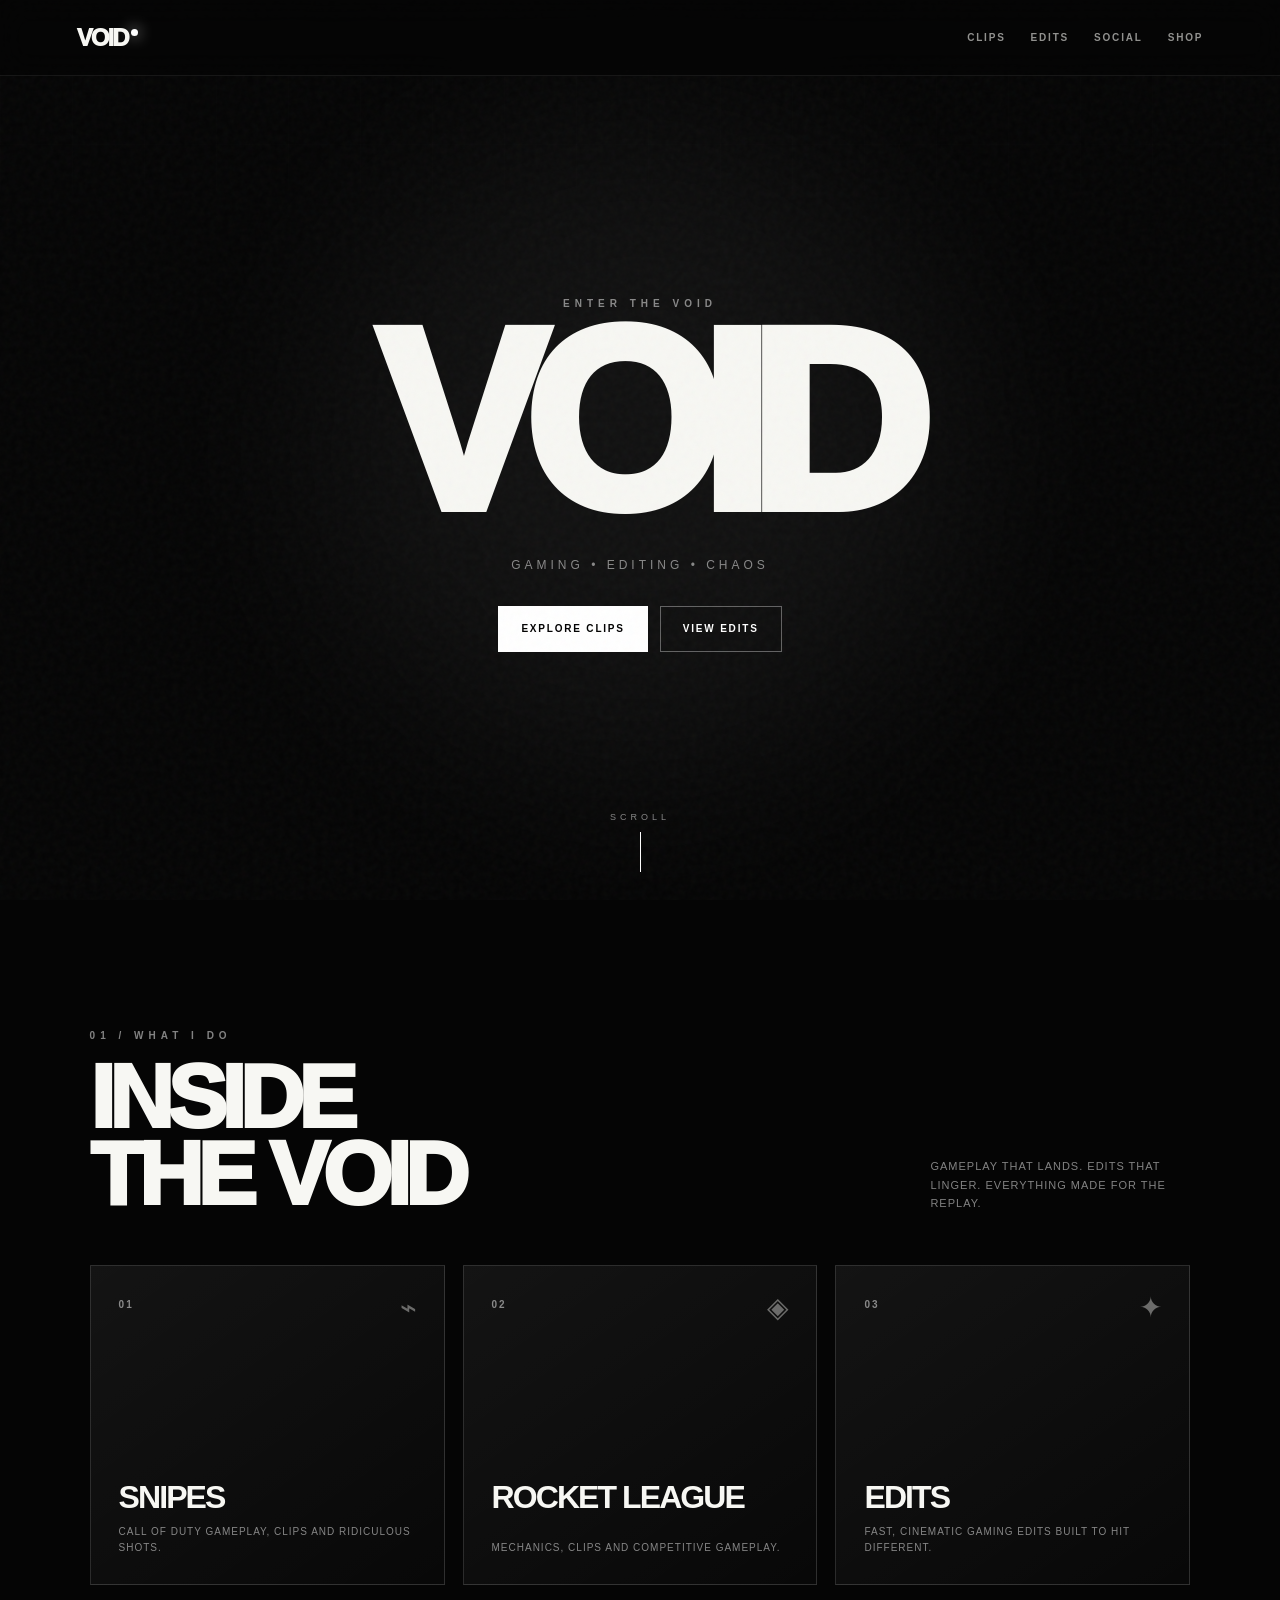
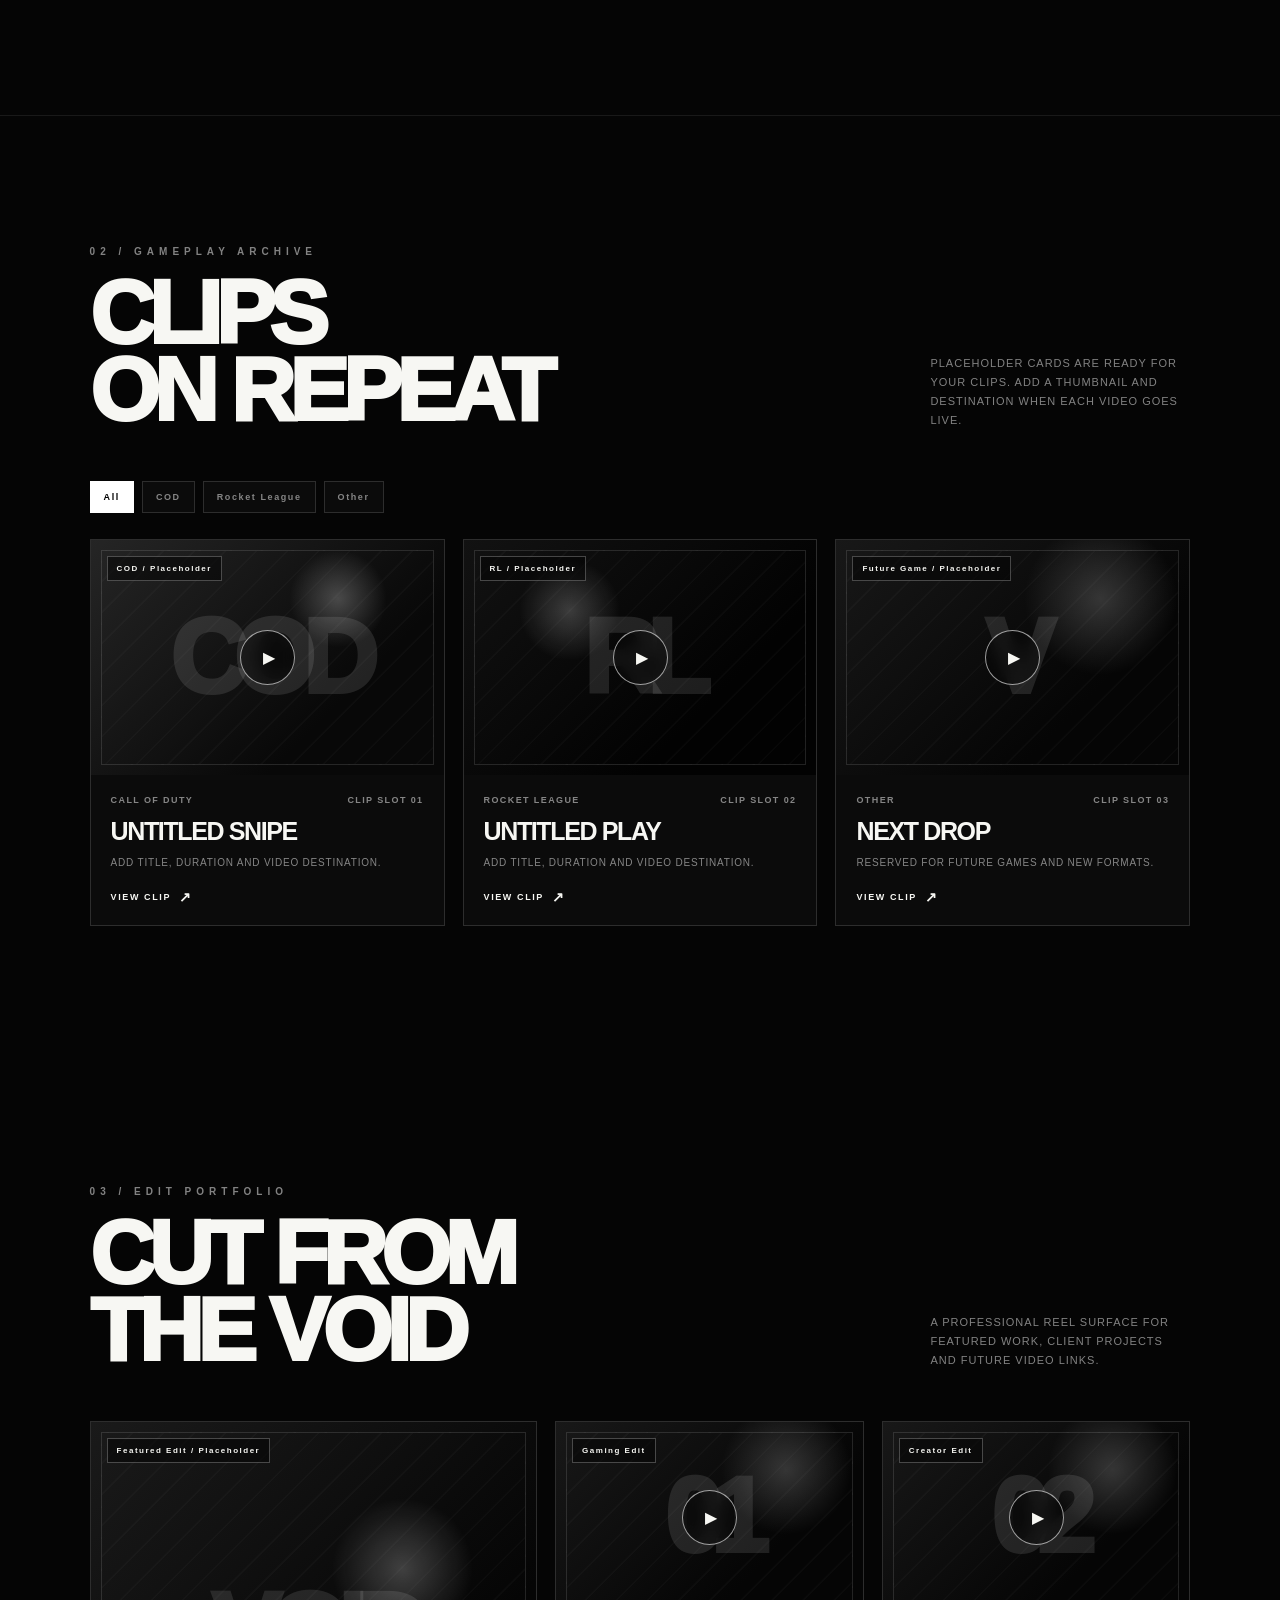
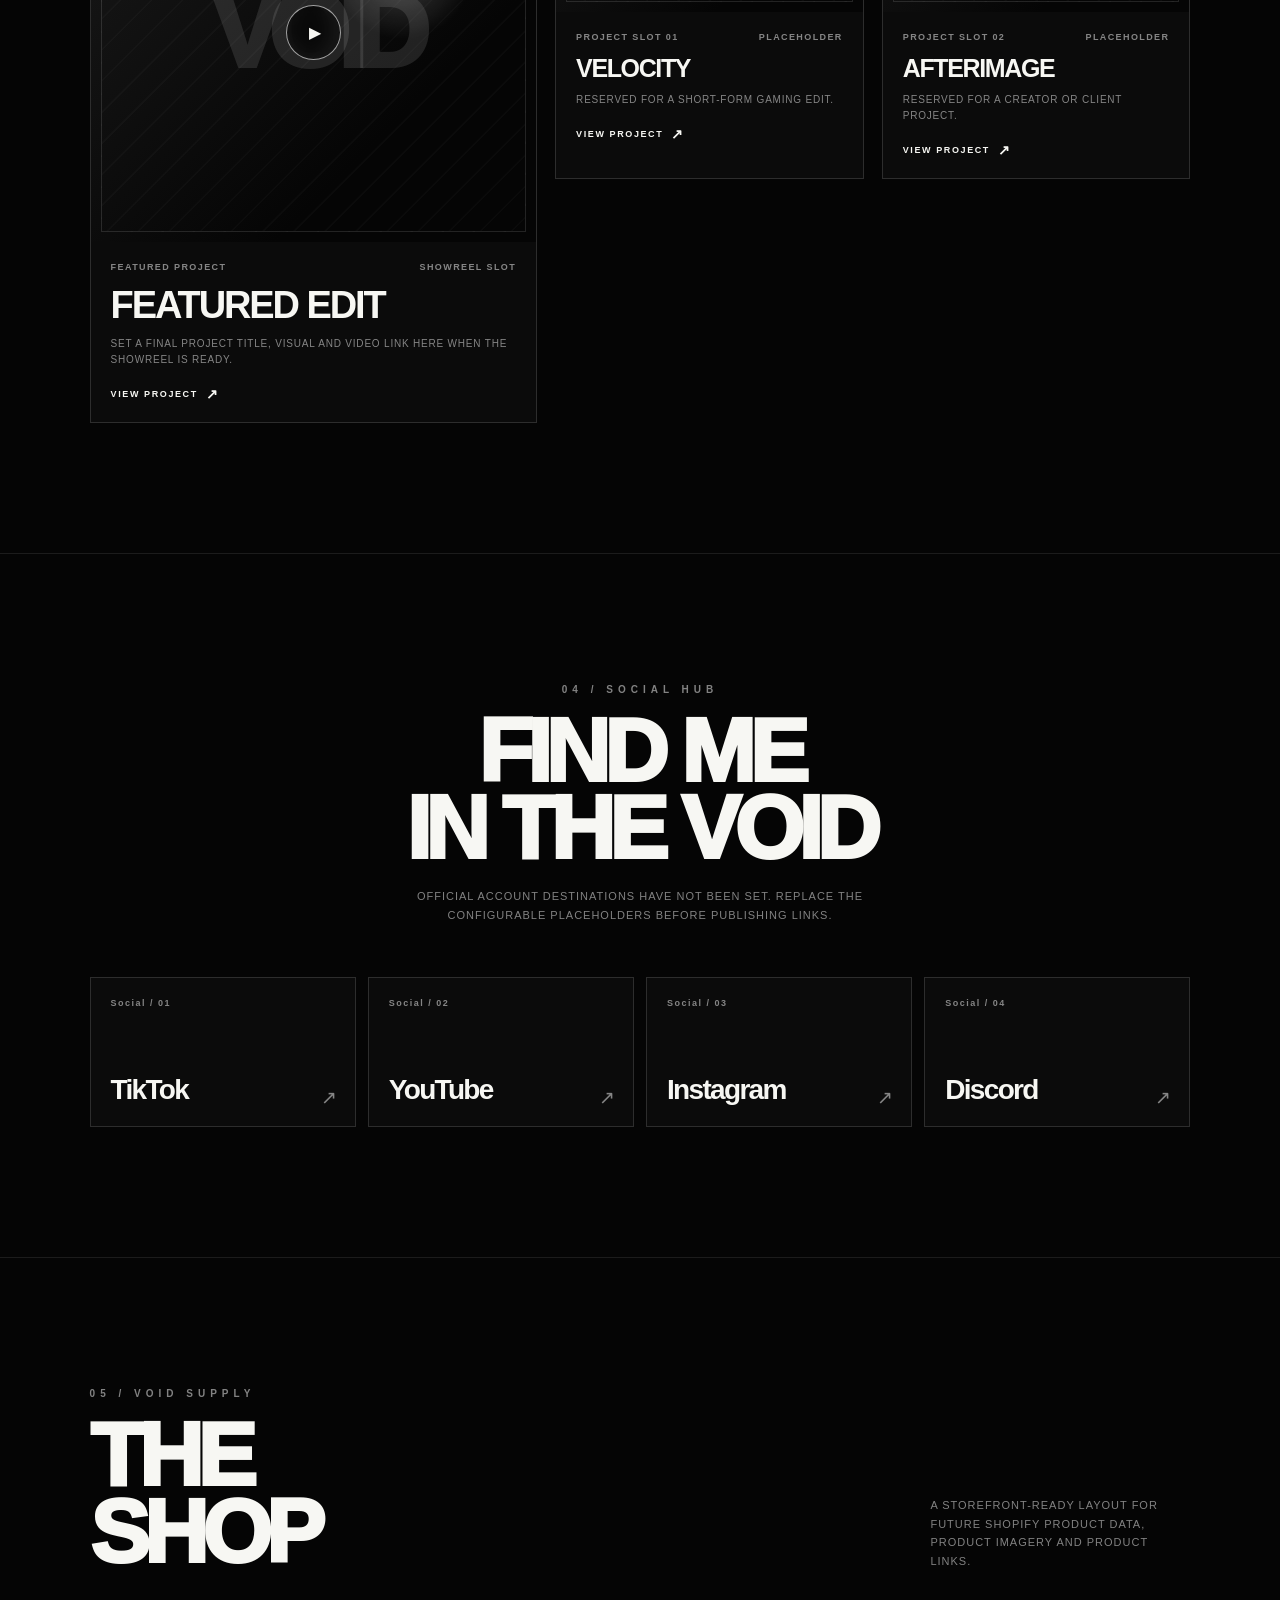
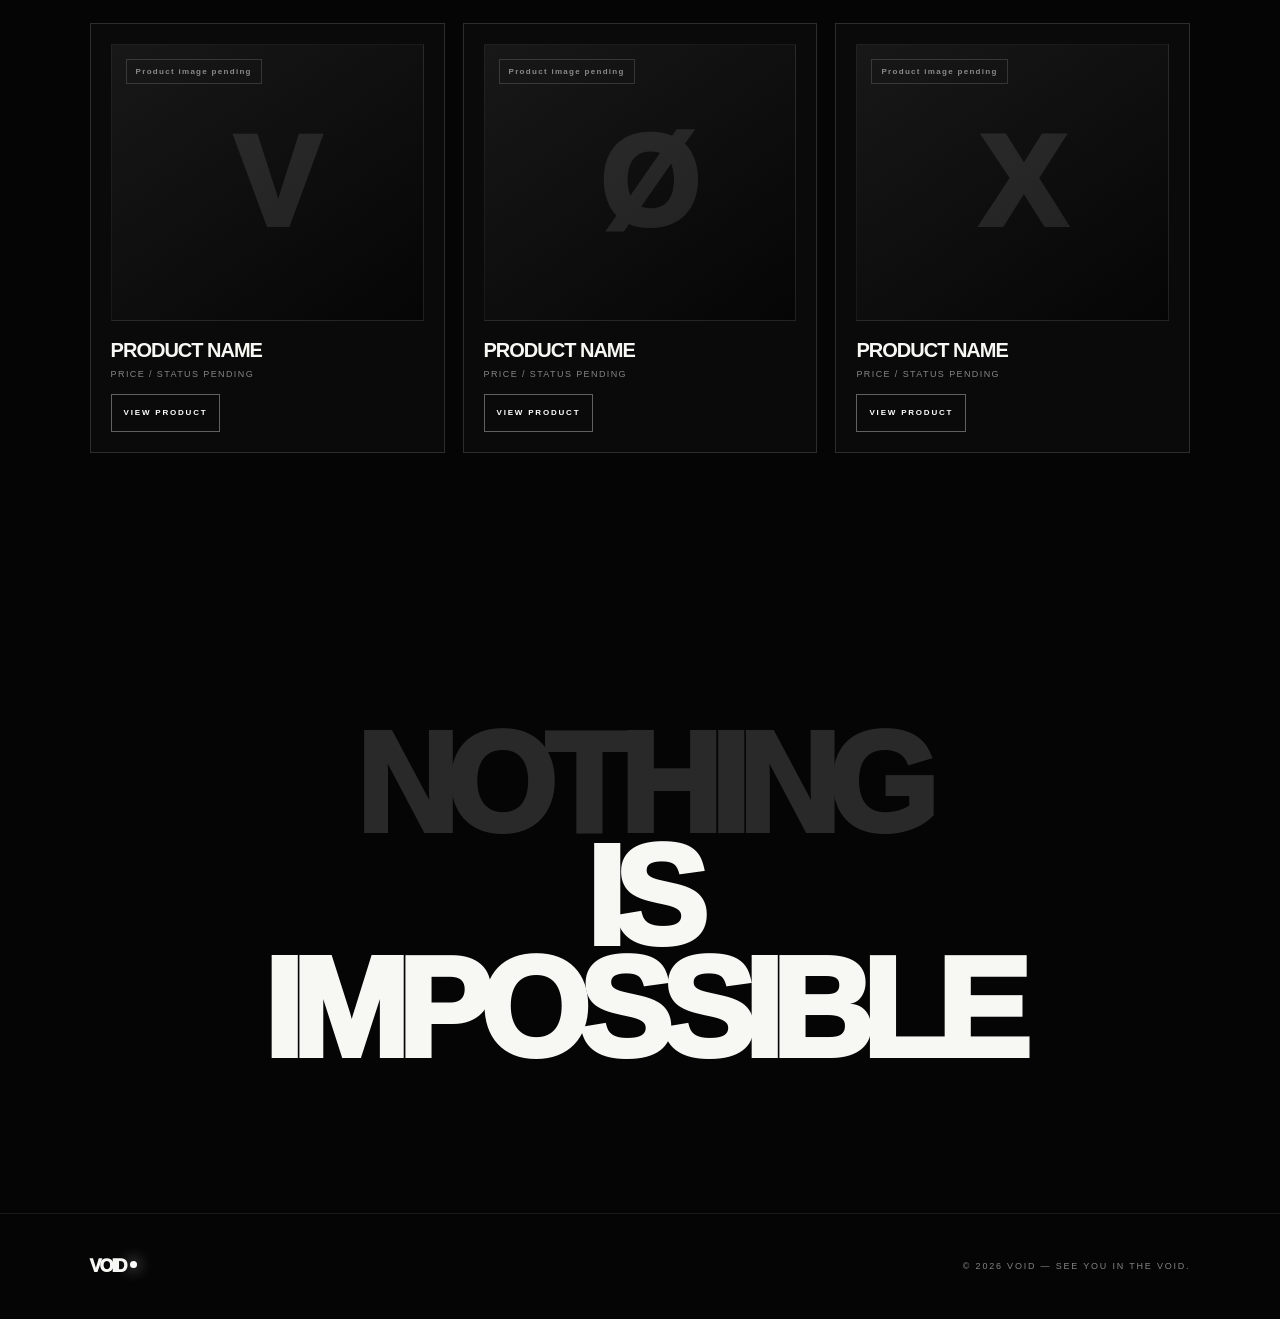
<file: index.html>
<!doctype html>
<html lang="en">
  <head>
    <meta charset="UTF-8" />
    <meta name="viewport" content="width=device-width, initial-scale=1.0" />
    <meta name="theme-color" content="#050505" />
    <meta
      name="description"
      content="VOID — gaming clips, cinematic edits and everything beyond the screen."
    />
    <title>VOID — Enter the Void</title>
    <style>
      :root {
        --ink: #050505;
        --paper: #f7f7f3;
        --line: rgba(255, 255, 255, 0.14);
        --muted: rgba(255, 255, 255, 0.5);
        --ease: cubic-bezier(0.16, 1, 0.3, 1);
      }
      * {
        box-sizing: border-box;
        margin: 0;
        padding: 0;
      }
      html {
        scroll-behavior: smooth;
        background: var(--ink);
      }
      body {
        min-width: 320px;
        overflow-x: hidden;
        background: var(--ink);
        color: var(--paper);
        font-family: Arial, Helvetica, sans-serif;
      }
      a {
        color: inherit;
        text-decoration: none;
      }
      button {
        font: inherit;
      }
      body::before {
        content: "";
        position: fixed;
        inset: 0;
        pointer-events: none;
        z-index: 20;
        opacity: 0.07;
        background-image:
          linear-gradient(rgba(255, 255, 255, 0.14) 1px, transparent 1px),
          linear-gradient(90deg, rgba(255, 255, 255, 0.14) 1px, transparent 1px);
        background-size: 72px 72px;
        mask-image: linear-gradient(#000, transparent 80%);
      }
      body::after {
        content: "";
        position: fixed;
        inset: 0;
        pointer-events: none;
        z-index: 21;
        opacity: 0.035;
        background-image: url("data:image/svg+xml,%3Csvg viewBox='0 0 180 180' xmlns='http://www.w3.org/2000/svg'%3E%3Cfilter id='n'%3E%3CfeTurbulence type='fractalNoise' baseFrequency='.8' numOctaves='4' stitchTiles='stitch'/%3E%3C/filter%3E%3Crect width='100%25' height='100%25' filter='url(%23n)'/%3E%3C/svg%3E");
      }
      .nav {
        height: 76px;
        padding: 0 6%;
        position: fixed;
        inset: 0 0 auto;
        z-index: 30;
        display: flex;
        align-items: center;
        justify-content: space-between;
        background: rgba(5, 5, 5, 0.68);
        backdrop-filter: blur(16px);
        border-bottom: 1px solid rgba(255, 255, 255, 0.07);
      }
      .logo {
        position: relative;
        font-size: 24px;
        font-weight: 1000;
        letter-spacing: -2px;
      }
      .logo::after {
        content: "";
        position: absolute;
        width: 7px;
        height: 7px;
        right: -11px;
        top: 5px;
        border-radius: 50%;
        background: #fff;
        box-shadow: 0 0 15px #fff;
        animation: pulse 1.5s infinite;
      }
      .nav-toggle {
        display: none;
        border: 0;
        color: #fff;
        background: transparent;
        padding: 10px 0 10px 12px;
        cursor: pointer;
        font-weight: 900;
        letter-spacing: 2px;
        font-size: 10px;
      }
      .nav-links {
        display: flex;
        gap: 25px;
        align-items: center;
        font-size: 10px;
        font-weight: 900;
        letter-spacing: 1.8px;
        text-transform: uppercase;
      }
      .nav-links a {
        opacity: 0.58;
        transition:
          opacity 0.25s,
          transform 0.25s;
      }
      .nav-links a:hover,
      .nav-links a:focus-visible {
        opacity: 1;
        transform: translateY(-2px);
      }
      .hero {
        min-height: 100svh;
        padding: 120px 6% 70px;
        position: relative;
        display: grid;
        place-items: center;
        overflow: hidden;
      }
      .hero-glow {
        position: absolute;
        width: min(58vw, 650px);
        aspect-ratio: 1;
        border-radius: 50%;
        background: rgba(255, 255, 255, 0.05);
        filter: blur(100px);
        animation: breathe 5s ease-in-out infinite;
      }
      .hero-content {
        z-index: 1;
        text-align: center;
      }
      .eyebrow,
      .section-label {
        font-size: 10px;
        font-weight: 900;
        letter-spacing: 5px;
        text-transform: uppercase;
        color: var(--muted);
      }
      .eyebrow {
        margin-bottom: 22px;
        animation: fadeUp 0.8s var(--ease) both;
      }
      .hero-title {
        font-size: clamp(94px, 20vw, 300px);
        line-height: 0.72;
        font-weight: 1000;
        letter-spacing: -0.09em;
        animation: heroIn 1.1s var(--ease) both;
      }
      .hero-title span {
        position: relative;
        display: inline-block;
      }
      .hero-title span::before,
      .hero-title span::after {
        content: "VOID";
        position: absolute;
        inset: 0;
        opacity: 0;
      }
      .hero-title span::before {
        animation: glitch1 4s infinite;
      }
      .hero-title span::after {
        animation: glitch2 4s infinite;
      }
      .hero-subtitle {
        margin-top: 42px;
        font-size: 12px;
        letter-spacing: 4px;
        text-transform: uppercase;
        color: var(--muted);
        animation: fadeUp 1s 0.25s var(--ease) both;
      }
      .hero-actions {
        margin-top: 34px;
        display: flex;
        justify-content: center;
        gap: 12px;
        animation: fadeUp 1s 0.4s var(--ease) both;
      }
      .button {
        position: relative;
        z-index: 0;
        overflow: hidden;
        display: inline-flex;
        align-items: center;
        justify-content: center;
        min-height: 46px;
        padding: 13px 22px;
        border: 1px solid rgba(255, 255, 255, 0.35);
        background: transparent;
        color: #fff;
        cursor: pointer;
        font-size: 10px;
        font-weight: 900;
        letter-spacing: 1.8px;
        text-transform: uppercase;
        transition:
          color 0.3s,
          border-color 0.3s,
          transform 0.3s var(--ease);
      }
      .button::before {
        content: "";
        position: absolute;
        z-index: -1;
        inset: 0;
        background: #fff;
        transform: translateX(-102%);
        transition: transform 0.3s var(--ease);
      }
      .button:hover,
      .button:focus-visible {
        color: #000;
        border-color: #fff;
        transform: translateY(-4px);
      }
      .button:hover::before,
      .button:focus-visible::before {
        transform: translateX(0);
      }
      .button.primary {
        background: #fff;
        color: #000;
        border-color: #fff;
      }
      .button.primary::before {
        background: #aaa;
      }
      .scroll {
        position: absolute;
        bottom: 28px;
        left: 50%;
        transform: translateX(-50%);
        text-transform: uppercase;
        letter-spacing: 4px;
        font-size: 9px;
        color: var(--muted);
      }
      .scroll::after {
        content: "";
        display: block;
        width: 1px;
        height: 40px;
        margin: 10px auto 0;
        background: #fff;
        animation: scrollLine 1.5s infinite;
      }
      section {
        position: relative;
        padding: 130px 7%;
        scroll-margin-top: 64px;
      }
      .section-head {
        display: flex;
        justify-content: space-between;
        gap: 30px;
        align-items: end;
        margin-bottom: 52px;
      }
      .section-title {
        margin-top: 18px;
        font-size: clamp(44px, 7vw, 90px);
        line-height: 0.86;
        letter-spacing: -0.07em;
        font-weight: 1000;
        text-transform: uppercase;
      }
      .section-note {
        max-width: 260px;
        color: var(--muted);
        font-size: 11px;
        line-height: 1.7;
        text-transform: uppercase;
        letter-spacing: 1px;
      }
      .intro-grid,
      .clip-grid,
      .edit-grid,
      .shop-grid {
        display: grid;
        gap: 18px;
      }
      .intro-grid {
        grid-template-columns: repeat(3, 1fr);
      }
      .card {
        min-height: 320px;
        padding: 28px;
        overflow: hidden;
        position: relative;
        border: 1px solid var(--line);
        background: linear-gradient(
          145deg,
          rgba(255, 255, 255, 0.06),
          rgba(255, 255, 255, 0.01)
        );
        transition:
          transform 0.45s var(--ease),
          border-color 0.45s;
      }
      .card::after {
        content: "";
        position: absolute;
        width: 200px;
        height: 200px;
        right: -100px;
        bottom: -100px;
        background: #fff;
        border-radius: 50%;
        filter: blur(80px);
        opacity: 0;
        transition: opacity 0.45s;
      }
      .card:hover {
        transform: translateY(-10px);
        border-color: rgba(255, 255, 255, 0.45);
      }
      .card:hover::after {
        opacity: 0.09;
      }
      .card-number {
        color: var(--muted);
        font-size: 10px;
        font-weight: bold;
        letter-spacing: 2px;
      }
      .card-icon {
        position: absolute;
        top: 25px;
        right: 27px;
        font-size: 28px;
        opacity: 0.4;
      }
      .card h3 {
        position: absolute;
        left: 28px;
        bottom: 68px;
        text-transform: uppercase;
        letter-spacing: -0.06em;
        font-size: 32px;
      }
      .card p {
        position: absolute;
        bottom: 28px;
        left: 28px;
        right: 28px;
        color: var(--muted);
        font-size: 10px;
        line-height: 1.6;
        letter-spacing: 1px;
        text-transform: uppercase;
      }
      .clips-section {
        border-top: 1px solid rgba(255, 255, 255, 0.08);
      }
      .filter-bar {
        display: flex;
        flex-wrap: wrap;
        gap: 8px;
        margin-bottom: 26px;
      }
      .filter {
        padding: 10px 13px;
        border: 1px solid var(--line);
        color: var(--muted);
        background: rgba(255, 255, 255, 0.025);
        cursor: pointer;
        font-weight: 900;
        font-size: 9px;
        letter-spacing: 1.6px;
        transition: 0.25s;
      }
      .filter:hover,
      .filter:focus-visible,
      .filter.active {
        color: #000;
        background: #fff;
        border-color: #fff;
      }
      .clip-grid {
        grid-template-columns: repeat(3, 1fr);
      }
      .clip-card,
      .edit-card {
        min-width: 0;
        overflow: hidden;
        border: 1px solid var(--line);
        background: rgba(255, 255, 255, 0.025);
        transition:
          transform 0.45s var(--ease),
          border-color 0.45s,
          opacity 0.3s;
      }
      .clip-card:hover,
      .edit-card:hover {
        transform: translateY(-9px);
        border-color: rgba(255, 255, 255, 0.45);
      }
      .clip-card[hidden] {
        display: none;
      }
      .media {
        min-height: 235px;
        position: relative;
        display: flex;
        align-items: center;
        justify-content: center;
        overflow: hidden;
        background:
          radial-gradient(
            circle at 75% 25%,
            rgba(255, 255, 255, 0.18),
            transparent 24%
          ),
          linear-gradient(135deg, #181818, #050505 70%);
      }
      .media::before {
        content: "";
        position: absolute;
        inset: 10px;
        border: 1px solid rgba(255, 255, 255, 0.12);
        background: repeating-linear-gradient(
          135deg,
          transparent 0 20px,
          rgba(255, 255, 255, 0.025) 21px 22px
        );
      }
      .media--cod {
        background:
          radial-gradient(
            circle at 70% 25%,
            rgba(255, 255, 255, 0.24),
            transparent 16%
          ),
          linear-gradient(135deg, #252525, #080808 70%);
      }
      .media--rocket {
        background:
          radial-gradient(
            circle at 30% 30%,
            rgba(255, 255, 255, 0.2),
            transparent 17%
          ),
          linear-gradient(135deg, #121212, #020202 70%);
      }
      .media--edit {
        min-height: 360px;
        background:
          radial-gradient(
            circle at 70% 35%,
            rgba(255, 255, 255, 0.22),
            transparent 17%
          ),
          linear-gradient(135deg, #1a1a1a, #050505 70%);
      }
      .media-mark {
        z-index: 1;
        font-size: clamp(50px, 9vw, 105px);
        font-weight: 1000;
        letter-spacing: -0.12em;
        color: rgba(255, 255, 255, 0.11);
        transition:
          transform 0.5s var(--ease),
          color 0.5s;
      }
      .clip-card:hover .media-mark,
      .edit-card:hover .media-mark {
        transform: scale(1.08);
        color: rgba(255, 255, 255, 0.2);
      }
      .play {
        position: absolute;
        z-index: 2;
        width: 55px;
        height: 55px;
        display: grid;
        place-items: center;
        border: 1px solid rgba(255, 255, 255, 0.6);
        border-radius: 50%;
        background: rgba(5, 5, 5, 0.45);
        backdrop-filter: blur(8px);
        font-size: 16px;
        padding-left: 3px;
        transition:
          transform 0.35s var(--ease),
          background 0.35s;
      }
      .clip-card:hover .play,
      .edit-card:hover .play {
        transform: scale(1.1);
        background: #fff;
        color: #000;
      }
      .video-chip {
        position: absolute;
        z-index: 2;
        top: 16px;
        left: 16px;
        padding: 7px 9px;
        border: 1px solid rgba(255, 255, 255, 0.25);
        background: rgba(5, 5, 5, 0.55);
        font-size: 8px;
        font-weight: bold;
        letter-spacing: 1.5px;
      }
      .clip-info,
      .edit-info {
        padding: 20px;
      }
      .meta {
        display: flex;
        justify-content: space-between;
        gap: 12px;
        margin-bottom: 12px;
        color: var(--muted);
        font-size: 9px;
        font-weight: bold;
        letter-spacing: 1.4px;
        text-transform: uppercase;
      }
      .clip-info h3,
      .edit-info h3 {
        font-size: 25px;
        letter-spacing: -0.055em;
        text-transform: uppercase;
      }
      .clip-info p,
      .edit-info p {
        margin-top: 9px;
        color: var(--muted);
        font-size: 10px;
        line-height: 1.6;
        letter-spacing: 0.8px;
        text-transform: uppercase;
      }
      .view-link {
        display: inline-flex;
        gap: 8px;
        margin-top: 18px;
        align-items: center;
        font-size: 9px;
        font-weight: 900;
        letter-spacing: 1.6px;
        text-transform: uppercase;
      }
      .view-link::after {
        content: "↗";
        font-size: 14px;
        transition: transform 0.25s;
      }
      .clip-card:hover .view-link::after,
      .edit-card:hover .view-link::after {
        transform: translate(3px, -3px);
      }
      .edit-grid {
        grid-template-columns: 1.45fr 1fr 1fr;
      }
      .featured-edit {
        grid-row: span 2;
      }
      .featured-edit .edit-info h3 {
        font-size: 38px;
      }
      .edit-card .media {
        min-height: 190px;
      }
      .featured-edit .media {
        min-height: 420px;
      }
      .social-section {
        text-align: center;
        border-block: 1px solid rgba(255, 255, 255, 0.09);
      }
      .social-section .section-head {
        display: block;
      }
      .social-section .section-note {
        margin: 20px auto 0;
        max-width: 500px;
      }
      .social-grid {
        display: grid;
        grid-template-columns: repeat(4, 1fr);
        gap: 12px;
        text-align: left;
      }
      .social-card {
        min-height: 150px;
        padding: 20px;
        position: relative;
        overflow: hidden;
        border: 1px solid var(--line);
        background: rgba(255, 255, 255, 0.025);
        transition:
          transform 0.35s var(--ease),
          background 0.35s,
          border-color 0.35s;
      }
      .social-card:hover {
        transform: translateY(-7px);
        border-color: rgba(255, 255, 255, 0.45);
        background: rgba(255, 255, 255, 0.08);
      }
      .social-card span {
        display: block;
        color: var(--muted);
        font-size: 9px;
        font-weight: 900;
        letter-spacing: 1.5px;
      }
      .social-card strong {
        display: block;
        position: absolute;
        bottom: 20px;
        font-size: clamp(19px, 2.3vw, 28px);
        letter-spacing: -0.06em;
      }
      .social-card em {
        position: absolute;
        right: 18px;
        bottom: 17px;
        font-style: normal;
        color: var(--muted);
        font-size: 19px;
        transition: transform 0.3s;
      }
      .social-card:hover em {
        transform: translate(3px, -3px);
      }
      .shop-grid {
        grid-template-columns: repeat(3, 1fr);
      }
      .shop-card {
        min-height: 430px;
        padding: 20px;
        display: flex;
        flex-direction: column;
        border: 1px solid var(--line);
        background: rgba(255, 255, 255, 0.02);
        transition:
          transform 0.4s var(--ease),
          border-color 0.4s;
      }
      .shop-card:hover {
        transform: translateY(-9px);
        border-color: rgba(255, 255, 255, 0.45);
      }
      .product-visual {
        flex: 1;
        min-height: 260px;
        display: grid;
        place-items: center;
        position: relative;
        overflow: hidden;
        background: linear-gradient(145deg, #181818, #050505);
        border: 1px solid rgba(255, 255, 255, 0.08);
      }
      .product-visual::after {
        content: "";
        position: absolute;
        inset: -20%;
        background: linear-gradient(
          120deg,
          transparent 40%,
          rgba(255, 255, 255, 0.12),
          transparent 60%
        );
        transform: translateX(-100%) rotate(8deg);
        transition: transform 0.7s var(--ease);
      }
      .shop-card:hover .product-visual::after {
        transform: translateX(100%) rotate(8deg);
      }
      .product-mark {
        font-size: clamp(65px, 10vw, 130px);
        font-weight: 1000;
        letter-spacing: -0.13em;
        color: rgba(255, 255, 255, 0.1);
      }
      .product-placeholder {
        position: absolute;
        top: 14px;
        left: 14px;
        padding: 7px 9px;
        color: var(--muted);
        border: 1px solid rgba(255, 255, 255, 0.15);
        font-size: 8px;
        font-weight: bold;
        letter-spacing: 1.3px;
      }
      .shop-info {
        padding-top: 18px;
      }
      .shop-info h3 {
        font-size: 20px;
        letter-spacing: -0.05em;
        text-transform: uppercase;
      }
      .shop-info p {
        margin-top: 7px;
        color: var(--muted);
        font-size: 9px;
        letter-spacing: 1.4px;
        text-transform: uppercase;
      }
      .shop-info .button {
        margin-top: 15px;
        min-height: 38px;
        padding: 9px 12px;
        font-size: 8px;
      }
      .statement {
        min-height: 70vh;
        display: grid;
        place-items: center;
        text-align: center;
      }
      .statement h2 {
        font-size: clamp(52px, 11vw, 160px);
        line-height: 0.8;
        letter-spacing: -0.08em;
        font-weight: 1000;
        text-transform: uppercase;
      }
      .statement h2 span {
        display: block;
        opacity: 0.15;
      }
      footer {
        padding: 42px 7%;
        display: flex;
        justify-content: space-between;
        align-items: center;
        border-top: 1px solid rgba(255, 255, 255, 0.08);
      }
      footer .logo {
        font-size: 18px;
      }
      footer p {
        color: var(--muted);
        font-size: 9px;
        letter-spacing: 1.8px;
        text-transform: uppercase;
      }
      [data-reveal] {
        opacity: 0;
        transform: translateY(30px);
        transition:
          opacity 0.8s var(--ease),
          transform 0.8s var(--ease);
      }
      [data-reveal].is-visible {
        opacity: 1;
        transform: none;
      }
      @keyframes pulse {
        50% {
          transform: scale(1.8);
          opacity: 1;
        }
      }
      @keyframes breathe {
        50% {
          transform: scale(1.16);
          opacity: 0.85;
        }
      }
      @keyframes heroIn {
        from {
          opacity: 0;
          transform: scale(1.22) translateY(70px);
          filter: blur(18px);
        }
        to {
          opacity: 1;
          transform: none;
          filter: none;
        }
      }
      @keyframes fadeUp {
        from {
          opacity: 0;
          transform: translateY(20px);
        }
        to {
          opacity: 1;
          transform: none;
        }
      }
      @keyframes glitch1 {
        0%,
        90%,
        100% {
          opacity: 0;
          transform: none;
        }
        92% {
          opacity: 0.48;
          transform: translate(-5px, 2px);
        }
        94% {
          opacity: 0;
        }
      }
      @keyframes glitch2 {
        0%,
        91%,
        100% {
          opacity: 0;
          transform: none;
        }
        93% {
          opacity: 0.35;
          transform: translate(5px, -2px);
        }
        95% {
          opacity: 0;
        }
      }
      @keyframes scrollLine {
        0% {
          transform: scaleY(0);
          transform-origin: top;
        }
        50% {
          transform: scaleY(1);
          transform-origin: top;
        }
        51% {
          transform-origin: bottom;
        }
        100% {
          transform: scaleY(0);
          transform-origin: bottom;
        }
      }
      @media (max-width: 850px) {
        .nav {
          height: 64px;
          padding: 0 5%;
        }
        .nav-toggle {
          display: block;
        }
        .nav-links {
          position: absolute;
          top: 64px;
          left: 0;
          right: 0;
          display: none;
          padding: 18px 5%;
          background: rgba(5, 5, 5, 0.96);
          border-bottom: 1px solid var(--line);
          flex-wrap: wrap;
          gap: 18px;
        }
        .nav-links.open {
          display: flex;
        }
        .hero {
          padding-inline: 5%;
        }
        .intro-grid,
        .clip-grid,
        .shop-grid {
          grid-template-columns: 1fr 1fr;
        }
        .edit-grid {
          grid-template-columns: 1fr 1fr;
        }
        .featured-edit {
          grid-column: span 2;
          grid-row: auto;
        }
        .social-grid {
          grid-template-columns: 1fr 1fr;
        }
      }
      @media (max-width: 560px) {
        .nav-links {
          gap: 15px;
          font-size: 9px;
        }
        .hero-title {
          font-size: 27vw;
        }
        .hero-subtitle {
          font-size: 9px;
          letter-spacing: 2.4px;
        }
        .hero-actions {
          width: 190px;
          margin-inline: auto;
          flex-direction: column;
        }
        .button {
          width: 100%;
        }
        section {
          padding: 92px 5%;
        }
        .section-head {
          display: block;
          margin-bottom: 38px;
        }
        .section-note {
          margin-top: 20px;
        }
        .section-title {
          letter-spacing: -0.065em;
        }
        .intro-grid,
        .clip-grid,
        .edit-grid,
        .shop-grid {
          grid-template-columns: 1fr;
        }
        .featured-edit {
          grid-column: auto;
        }
        .featured-edit .media,
        .media--edit {
          min-height: 280px;
        }
        .social-grid {
          grid-template-columns: 1fr 1fr;
          gap: 8px;
        }
        .social-card {
          min-height: 125px;
          padding: 15px;
        }
        .social-card strong {
          bottom: 15px;
          font-size: 18px;
        }
        .statement {
          min-height: 50vh;
        }
        .statement h2 {
          letter-spacing: -0.065em;
        }
        footer {
          padding: 35px 5%;
          flex-direction: column;
          gap: 15px;
          text-align: center;
        }
      }
      @media (prefers-reduced-motion: reduce) {
        *,
        *::before,
        *::after {
          animation-duration: 0.01ms !important;
          animation-iteration-count: 1 !important;
          scroll-behavior: auto !important;
          transition-duration: 0.01ms !important;
        }
        [data-reveal] {
          opacity: 1;
          transform: none;
        }
      }
    </style>
  </head>
  <body>
    <!-- Replace the empty URL values below when official destinations are ready. -->
    <nav class="nav" aria-label="Primary navigation">
      <a href="#top" class="logo" aria-label="VOID home">VOID</a>
      <button
        class="nav-toggle"
        type="button"
        aria-expanded="false"
        aria-controls="navigation-links"
      >
        MENU
      </button>
      <div class="nav-links" id="navigation-links">
        <a href="#clips">Clips</a><a href="#edits">Edits</a
        ><a href="#social">Social</a><a href="#shop">Shop</a>
      </div>
    </nav>
    <header class="hero" id="top">
      <div class="hero-glow" aria-hidden="true"></div>
      <div class="hero-content">
        <p class="eyebrow">Enter the Void</p>
        <h1 class="hero-title"><span>VOID</span></h1>
        <p class="hero-subtitle">Gaming • Editing • Chaos</p>
        <div class="hero-actions">
          <a href="#clips" class="button primary">Explore clips</a
          ><a href="#edits" class="button">View edits</a>
        </div>
      </div>
      <div class="scroll" aria-hidden="true">Scroll</div>
    </header>
    <main>
      <section id="content">
        <div class="section-head" data-reveal>
          <div>
            <p class="section-label">01 / What I Do</p>
            <h2 class="section-title">Inside<br />the void</h2>
          </div>
          <p class="section-note">
            Gameplay that lands. Edits that linger. Everything made for the
            replay.
          </p>
        </div>
        <div class="intro-grid">
          <article class="card" data-reveal>
            <span class="card-number">01</span><span class="card-icon">⌁</span>
            <h3>Snipes</h3>
            <p>Call of Duty gameplay, clips and ridiculous shots.</p>
          </article>
          <article class="card" data-reveal>
            <span class="card-number">02</span><span class="card-icon">◈</span>
            <h3>Rocket League</h3>
            <p>Mechanics, clips and competitive gameplay.</p>
          </article>
          <article class="card" data-reveal>
            <span class="card-number">03</span><span class="card-icon">✦</span>
            <h3>Edits</h3>
            <p>Fast, cinematic gaming edits built to hit different.</p>
          </article>
        </div>
      </section>
      <section class="clips-section" id="clips">
        <div class="section-head" data-reveal>
          <div>
            <p class="section-label">02 / Gameplay Archive</p>
            <h2 class="section-title">Clips<br />on repeat</h2>
          </div>
          <p class="section-note">
            Placeholder cards are ready for your clips. Add a thumbnail and
            destination when each video goes live.
          </p>
        </div>
        <div class="filter-bar" role="group" aria-label="Filter clips">
          <button class="filter active" data-filter="all">All</button
          ><button class="filter" data-filter="cod">COD</button
          ><button class="filter" data-filter="rocket">Rocket League</button
          ><button class="filter" data-filter="other">Other</button>
        </div>
        <div class="clip-grid">
          <article class="clip-card" data-category="cod" data-reveal>
            <div class="media media--cod">
              <span class="video-chip">COD / Placeholder</span
              ><span class="media-mark">COD</span
              ><span class="play" aria-hidden="true">▶</span>
            </div>
            <div class="clip-info">
              <div class="meta">
                <span>Call of Duty</span><span>Clip slot 01</span>
              </div>
              <h3>Untitled Snipe</h3>
              <p>Add title, duration and video destination.</p>
              <span class="view-link">View clip</span>
            </div>
          </article>
          <article class="clip-card" data-category="rocket" data-reveal>
            <div class="media media--rocket">
              <span class="video-chip">RL / Placeholder</span
              ><span class="media-mark">RL</span
              ><span class="play" aria-hidden="true">▶</span>
            </div>
            <div class="clip-info">
              <div class="meta">
                <span>Rocket League</span><span>Clip slot 02</span>
              </div>
              <h3>Untitled Play</h3>
              <p>Add title, duration and video destination.</p>
              <span class="view-link">View clip</span>
            </div>
          </article>
          <article class="clip-card" data-category="other" data-reveal>
            <div class="media">
              <span class="video-chip">Future Game / Placeholder</span
              ><span class="media-mark">V</span
              ><span class="play" aria-hidden="true">▶</span>
            </div>
            <div class="clip-info">
              <div class="meta">
                <span>Other</span><span>Clip slot 03</span>
              </div>
              <h3>Next Drop</h3>
              <p>Reserved for future games and new formats.</p>
              <span class="view-link">View clip</span>
            </div>
          </article>
        </div>
      </section>
      <section id="edits">
        <div class="section-head" data-reveal>
          <div>
            <p class="section-label">03 / Edit Portfolio</p>
            <h2 class="section-title">Cut from<br />the void</h2>
          </div>
          <p class="section-note">
            A professional reel surface for featured work, client projects and
            future video links.
          </p>
        </div>
        <div class="edit-grid">
          <article class="edit-card featured-edit" data-reveal>
            <div class="media media--edit">
              <span class="video-chip">Featured Edit / Placeholder</span
              ><span class="media-mark">VOID</span
              ><span class="play" aria-hidden="true">▶</span>
            </div>
            <div class="edit-info">
              <div class="meta">
                <span>Featured project</span><span>Showreel slot</span>
              </div>
              <h3>Featured Edit</h3>
              <p>
                Set a final project title, visual and video link here when the
                showreel is ready.
              </p>
              <span class="view-link">View project</span>
            </div>
          </article>
          <article class="edit-card" data-reveal>
            <div class="media">
              <span class="video-chip">Gaming Edit</span
              ><span class="media-mark">01</span
              ><span class="play" aria-hidden="true">▶</span>
            </div>
            <div class="edit-info">
              <div class="meta">
                <span>Project slot 01</span><span>Placeholder</span>
              </div>
              <h3>Velocity</h3>
              <p>Reserved for a short-form gaming edit.</p>
              <span class="view-link">View project</span>
            </div>
          </article>
          <article class="edit-card" data-reveal>
            <div class="media">
              <span class="video-chip">Creator Edit</span
              ><span class="media-mark">02</span
              ><span class="play" aria-hidden="true">▶</span>
            </div>
            <div class="edit-info">
              <div class="meta">
                <span>Project slot 02</span><span>Placeholder</span>
              </div>
              <h3>Afterimage</h3>
              <p>Reserved for a creator or client project.</p>
              <span class="view-link">View project</span>
            </div>
          </article>
        </div>
      </section>
      <section id="social" class="social-section">
        <div class="section-head" data-reveal>
          <p class="section-label">04 / Social Hub</p>
          <h2 class="section-title">Find me<br />in the void</h2>
          <p class="section-note">
            Official account destinations have not been set. Replace the
            configurable placeholders before publishing links.
          </p>
        </div>
        <div class="social-grid" data-reveal>
          <a class="social-card" href="#" data-social="tiktok"
            ><span>Social / 01</span><strong>TikTok</strong><em>↗</em></a
          ><a class="social-card" href="#" data-social="youtube"
            ><span>Social / 02</span><strong>YouTube</strong><em>↗</em></a
          ><a class="social-card" href="#" data-social="instagram"
            ><span>Social / 03</span><strong>Instagram</strong><em>↗</em></a
          ><a class="social-card" href="#" data-social="discord"
            ><span>Social / 04</span><strong>Discord</strong><em>↗</em></a
          >
        </div>
      </section>
      <section id="shop">
        <div class="section-head" data-reveal>
          <div>
            <p class="section-label">05 / VOID Supply</p>
            <h2 class="section-title">The<br />shop</h2>
          </div>
          <p class="section-note">
            A storefront-ready layout for future Shopify product data, product
            imagery and product links.
          </p>
        </div>
        <div class="shop-grid">
          <article class="shop-card" data-reveal>
            <div class="product-visual">
              <span class="product-placeholder">Product image pending</span
              ><span class="product-mark">V</span>
            </div>
            <div class="shop-info">
              <h3>Product Name</h3>
              <p>Price / Status pending</p>
              <button
                class="button"
                type="button"
                disabled
                aria-disabled="true"
              >
                View product
              </button>
            </div>
          </article>
          <article class="shop-card" data-reveal>
            <div class="product-visual">
              <span class="product-placeholder">Product image pending</span
              ><span class="product-mark">Ø</span>
            </div>
            <div class="shop-info">
              <h3>Product Name</h3>
              <p>Price / Status pending</p>
              <button
                class="button"
                type="button"
                disabled
                aria-disabled="true"
              >
                View product
              </button>
            </div>
          </article>
          <article class="shop-card" data-reveal>
            <div class="product-visual">
              <span class="product-placeholder">Product image pending</span
              ><span class="product-mark">X</span>
            </div>
            <div class="shop-info">
              <h3>Product Name</h3>
              <p>Price / Status pending</p>
              <button
                class="button"
                type="button"
                disabled
                aria-disabled="true"
              >
                View product
              </button>
            </div>
          </article>
        </div>
      </section>
      <section class="statement" data-reveal>
        <h2><span>Nothing</span>is<br />impossible</h2>
      </section>
    </main>
    <footer>
      <a href="#top" class="logo" aria-label="Back to top">VOID</a>
      <p>© 2026 VOID — See you in the void.</p>
    </footer>
    <script>
      // Central configuration: replace only these empty strings with verified official URLs.
      const VOID_CONFIG = {
        social: { tiktok: "", youtube: "", instagram: "", discord: "" },
      };
      const reducedMotion = window.matchMedia(
        "(prefers-reduced-motion: reduce)",
      ).matches;
      const navToggle = document.querySelector(".nav-toggle");
      const navLinks = document.querySelector(".nav-links");
      navToggle.addEventListener("click", () => {
        const isOpen = navLinks.classList.toggle("open");
        navToggle.setAttribute("aria-expanded", isOpen);
        navToggle.textContent = isOpen ? "CLOSE" : "MENU";
      });
      navLinks.querySelectorAll("a").forEach((link) =>
        link.addEventListener("click", () => {
          navLinks.classList.remove("open");
          navToggle.setAttribute("aria-expanded", "false");
          navToggle.textContent = "MENU";
        }),
      );
      document.querySelectorAll("[data-social]").forEach((link) => {
        const url = VOID_CONFIG.social[link.dataset.social];
        if (url) {
          link.href = url;
          link.target = "_blank";
          link.rel = "noopener noreferrer";
        } else {
          link.addEventListener("click", (event) => event.preventDefault());
          link.setAttribute(
            "aria-label",
            `${link.textContent.trim()} link pending`,
          );
        }
      });
      const filters = document.querySelectorAll(".filter");
      const clipCards = document.querySelectorAll(".clip-card");
      filters.forEach((filter) =>
        filter.addEventListener("click", () => {
          filters.forEach((item) => item.classList.remove("active"));
          filter.classList.add("active");
          const category = filter.dataset.filter;
          clipCards.forEach((card) => {
            card.hidden =
              category !== "all" && card.dataset.category !== category;
          });
        }),
      );
      const revealItems = document.querySelectorAll("[data-reveal]");
      if (reducedMotion || !("IntersectionObserver" in window)) {
        revealItems.forEach((item) => item.classList.add("is-visible"));
      } else {
        const observer = new IntersectionObserver(
          (entries) =>
            entries.forEach((entry) => {
              if (entry.isIntersecting) {
                entry.target.classList.add("is-visible");
                observer.unobserve(entry.target);
              }
            }),
          { threshold: 0.12 },
        );
        revealItems.forEach((item) => observer.observe(item));
      }
      const heroGlow = document.querySelector(".hero-glow");
      if (!reducedMotion && window.matchMedia("(hover: hover)").matches) {
        document.addEventListener("pointermove", (event) => {
          const x = (event.clientX / window.innerWidth - 0.5) * 26;
          const y = (event.clientY / window.innerHeight - 0.5) * 26;
          heroGlow.style.translate = `${x}px ${y}px`;
        });
      }
    </script>
  </body>
</html>
</file>
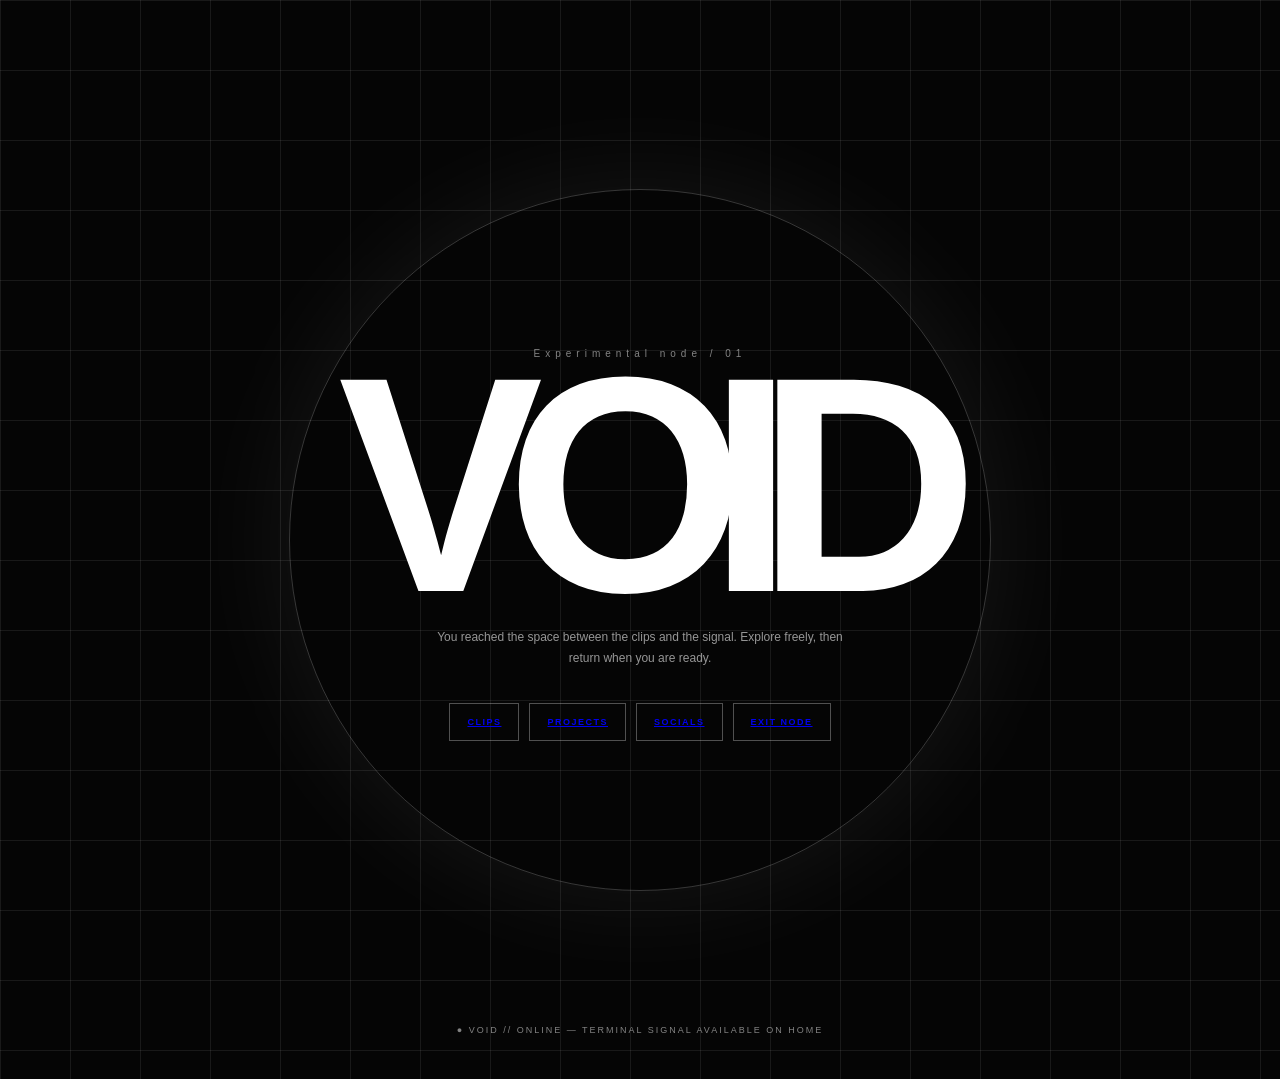
<file: void.html>
<!doctype html>
<html lang="en">
  <head>
    <meta charset="UTF-8" />
    <meta name="viewport" content="width=device-width,initial-scale=1" />
    <meta name="theme-color" content="#050505" />
    <title>Enter the VOID</title>
    <link rel="stylesheet" href="phase2.css" />
    <style>
      html,
      body {
        min-height: 100%;
        margin: 0;
        background: #050505;
        color: #fff;
        font-family: Arial, Helvetica, sans-serif;
      }
      body {
        overflow: hidden;
        background-image:
          linear-gradient(rgba(255, 255, 255, 0.08) 1px, transparent 1px),
          linear-gradient(90deg, rgba(255, 255, 255, 0.08) 1px, transparent 1px);
        background-size: 70px 70px;
      }
      .room {
        min-height: 100svh;
        display: grid;
        place-items: center;
        padding: 7%;
        position: relative;
      }
      .room::before {
        content: "";
        position: absolute;
        width: min(70vw, 700px);
        aspect-ratio: 1;
        border: 1px solid rgba(255, 255, 255, 0.2);
        border-radius: 50%;
        box-shadow: 0 0 120px rgba(255, 255, 255, 0.08);
        animation: spin 20s linear infinite;
      }
      .room__content {
        position: relative;
        text-align: center;
      }
      .room__label {
        font-size: 10px;
        letter-spacing: 5px;
        opacity: 0.5;
      }
      .room h1 {
        margin: 18px 0;
        font-size: clamp(100px, 24vw, 340px);
        line-height: 0.7;
        letter-spacing: -0.12em;
      }
      .room__copy {
        max-width: 430px;
        margin: 35px auto;
        color: rgba(255, 255, 255, 0.58);
        font-size: 12px;
        line-height: 1.7;
      }
      .room__links {
        display: flex;
        justify-content: center;
        gap: 10px;
        flex-wrap: wrap;
      }
      .room__links a {
        padding: 13px 17px;
        border: 1px solid rgba(255, 255, 255, 0.3);
        font-size: 9px;
        font-weight: bold;
        letter-spacing: 1.5px;
        text-transform: uppercase;
        transition: 0.3s;
      }
      .room__links a:hover {
        background: #fff;
        color: #000;
        transform: translateY(-4px);
      }
      .room__status {
        position: absolute;
        bottom: 35px;
        font-size: 9px;
        letter-spacing: 2px;
        text-transform: uppercase;
        color: rgba(255, 255, 255, 0.5);
      }
      @keyframes spin {
        to {
          transform: rotate(360deg);
        }
      }
      @media (prefers-reduced-motion: reduce) {
        .room::before {
          animation: none;
        }
      }
    </style>
  </head>
  <body>
    <main class="room">
      <div class="room__content">
        <p class="room__label">Experimental node / 01</p>
        <h1>VOID</h1>
        <p class="room__copy">
          You reached the space between the clips and the signal. Explore
          freely, then return when you are ready.
        </p>
        <nav class="room__links">
          <a href="index.html#clips">Clips</a
          ><a href="index.html#edits">Projects</a
          ><a href="index.html#social">Socials</a
          ><a href="index.html">Exit node</a>
        </nav>
      </div>
      <p class="room__status">
        ● VOID // ONLINE — terminal signal available on home
      </p>
    </main>
  </body>
</html>
</file>
<file: phase2.css>
/* Phase 2: experiential UI layers. Configuration and behavior live in phase2.js. */
.void-status {
  display: inline-flex;
  align-items: center;
  gap: 8px;
  color: rgba(255, 255, 255, 0.68);
  font-size: 8px;
  font-weight: 900;
  letter-spacing: 1.5px;
  text-transform: uppercase;
}
.status-dot {
  width: 7px;
  height: 7px;
  border-radius: 50%;
  background: #fff;
  box-shadow: 0 0 13px #fff;
  animation: voidStatus 1.8s ease-in-out infinite;
}
.stats-section {
  border-top: 1px solid rgba(255, 255, 255, 0.09);
}
.stats-grid {
  display: grid;
  grid-template-columns: repeat(3, 1fr);
  gap: 14px;
}
.stat-card {
  min-height: 185px;
  padding: 21px;
  border: 1px solid var(--line);
  background: linear-gradient(
    145deg,
    rgba(255, 255, 255, 0.055),
    rgba(255, 255, 255, 0.012)
  );
  position: relative;
  overflow: hidden;
}
.stat-card::before {
  content: "";
  position: absolute;
  inset: auto -30% -70% auto;
  width: 180px;
  aspect-ratio: 1;
  border: 1px solid rgba(255, 255, 255, 0.16);
  border-radius: 50%;
  transition: transform 0.7s var(--ease);
}
.stat-card:hover::before {
  transform: scale(1.35);
}
.stat-card__index,
.stat-card__label {
  display: block;
  font-size: 9px;
  font-weight: 900;
  letter-spacing: 1.5px;
  text-transform: uppercase;
  color: var(--muted);
}
.stat-card__value {
  display: block;
  margin-top: 42px;
  font-size: clamp(30px, 4vw, 58px);
  line-height: 0.8;
  font-weight: 1000;
  letter-spacing: -0.08em;
}
.stat-card__label {
  margin-top: 14px;
  color: rgba(255, 255, 255, 0.75);
}
.terminal-dock {
  position: fixed;
  z-index: 24;
  right: 4%;
  bottom: 24px;
}
.terminal-launch {
  display: flex;
  align-items: center;
  gap: 9px;
  padding: 11px 13px;
  border: 1px solid rgba(255, 255, 255, 0.25);
  border-radius: 999px;
  background: rgba(5, 5, 5, 0.68);
  color: #fff;
  backdrop-filter: blur(12px);
  cursor: pointer;
  font:
    900 9px Arial,
    sans-serif;
  letter-spacing: 1.4px;
  text-transform: uppercase;
  transition:
    transform 0.3s var(--ease),
    border-color 0.3s;
}
.terminal-launch:hover {
  transform: translateY(-3px);
  border-color: #fff;
}
.terminal-launch kbd {
  padding-left: 8px;
  color: var(--muted);
  font: inherit;
}
.void-terminal,
.project-modal {
  position: fixed;
  z-index: 50;
  inset: 0;
  display: grid;
  place-items: center;
  padding: 22px;
  opacity: 0;
  visibility: hidden;
  pointer-events: none;
  transition:
    opacity 0.25s,
    visibility 0.25s;
}
.void-terminal.is-open,
.project-modal.is-open {
  opacity: 1;
  visibility: visible;
  pointer-events: auto;
}
.void-terminal {
  background: rgba(0, 0, 0, 0.72);
  backdrop-filter: blur(10px);
}
.terminal-shell {
  width: min(760px, 100%);
  max-height: min(620px, 80svh);
  display: flex;
  flex-direction: column;
  overflow: hidden;
  border: 1px solid rgba(255, 255, 255, 0.3);
  background: rgba(7, 7, 7, 0.97);
  box-shadow: 0 30px 100px rgba(0, 0, 0, 0.7);
  transform: translateY(16px) scale(0.98);
  transition: transform 0.3s var(--ease);
  font-family: "Courier New", monospace;
}
.is-open .terminal-shell {
  transform: none;
}
.terminal-bar {
  display: flex;
  justify-content: space-between;
  padding: 14px 16px;
  border-bottom: 1px solid var(--line);
  color: var(--muted);
  font-size: 10px;
  font-weight: bold;
  letter-spacing: 1.5px;
}
.terminal-close,
.modal-close {
  border: 0;
  color: #fff;
  background: transparent;
  cursor: pointer;
  font-size: 25px;
  line-height: 0.6;
}
.terminal-output {
  flex: 1;
  min-height: 260px;
  overflow: auto;
  padding: 19px 18px;
  color: #e9e9e4;
  font-size: 13px;
  line-height: 1.65;
  white-space: pre-wrap;
}
.terminal-line {
  margin-bottom: 8px;
}
.terminal-line--muted {
  color: #999;
}
.terminal-line--glitch {
  animation: terminalGlitch 0.35s steps(2);
}
.terminal-form {
  display: flex;
  align-items: center;
  gap: 9px;
  padding: 15px 17px;
  border-top: 1px solid var(--line);
  font-size: 12px;
  color: #fff;
}
.terminal-form input {
  min-width: 0;
  flex: 1;
  border: 0;
  outline: 0;
  background: transparent;
  color: #fff;
  font: inherit;
}
.terminal-form input::placeholder {
  color: #666;
}
.terminal-cursor {
  width: 7px;
  height: 15px;
  background: #fff;
  animation: blink 1s steps(2) infinite;
}
.project-modal {
  background: rgba(0, 0, 0, 0.76);
  backdrop-filter: blur(10px);
}
.project-modal__backdrop {
  position: absolute;
  inset: 0;
}
.project-modal__panel {
  width: min(1000px, 100%);
  max-height: 90svh;
  overflow: auto;
  position: relative;
  z-index: 1;
  display: grid;
  grid-template-columns: 1.15fr 0.85fr;
  border: 1px solid rgba(255, 255, 255, 0.27);
  background: #090909;
  transform: translateY(22px) scale(0.98);
  transition: transform 0.35s var(--ease);
}
.is-open .project-modal__panel {
  transform: none;
}
.modal-close {
  position: absolute;
  top: 16px;
  right: 16px;
  z-index: 2;
  width: 36px;
  height: 36px;
  border: 1px solid rgba(255, 255, 255, 0.28);
  background: rgba(0, 0, 0, 0.45);
}
.project-modal__visual {
  min-height: 480px;
  display: grid;
  place-items: center;
  position: relative;
  overflow: hidden;
  background:
    radial-gradient(
      circle at 65% 30%,
      rgba(255, 255, 255, 0.2),
      transparent 18%
    ),
    linear-gradient(140deg, #202020, #020202 75%);
}
.project-modal__visual::before {
  content: "";
  position: absolute;
  inset: 18px;
  border: 1px solid rgba(255, 255, 255, 0.14);
  background: repeating-linear-gradient(
    135deg,
    transparent 0 24px,
    rgba(255, 255, 255, 0.025) 25px 26px
  );
}
.project-modal__mark {
  position: relative;
  z-index: 1;
  color: rgba(255, 255, 255, 0.13);
  font-size: clamp(60px, 12vw, 150px);
  font-weight: 1000;
  letter-spacing: -0.11em;
}
.project-modal__body {
  padding: 42px 32px 30px;
}
.project-modal__body h2 {
  margin: 13px 0 16px;
  font-size: clamp(35px, 5vw, 65px);
  line-height: 0.87;
  letter-spacing: -0.08em;
  text-transform: uppercase;
}
.project-modal__body > p {
  color: var(--muted);
  font-size: 12px;
  line-height: 1.7;
}
.project-meta {
  margin: 27px 0;
  border-top: 1px solid var(--line);
}
.project-meta div {
  display: flex;
  justify-content: space-between;
  gap: 16px;
  padding: 11px 0;
  border-bottom: 1px solid var(--line);
  font-size: 10px;
  letter-spacing: 1px;
  text-transform: uppercase;
}
.project-meta dt {
  color: var(--muted);
}
.project-meta dd {
  text-align: right;
}
.project-modal .button:disabled {
  opacity: 0.48;
  cursor: not-allowed;
}
.modal-nav {
  display: flex;
  justify-content: space-between;
  margin-top: 23px;
}
.modal-nav button {
  border: 0;
  background: transparent;
  color: #fff;
  cursor: pointer;
  font-size: 9px;
  font-weight: bold;
  letter-spacing: 1.2px;
  text-transform: uppercase;
}
.edit-card {
  cursor: pointer;
}
.edit-card:focus-visible {
  outline: 2px solid #fff;
  outline-offset: 4px;
}
.void-transition {
  position: fixed;
  inset: 0;
  z-index: 70;
  display: grid;
  place-items: center;
  pointer-events: none;
  opacity: 0;
  background: #000;
  transition: opacity 0.18s;
}
.void-transition span {
  font-size: clamp(70px, 17vw, 230px);
  font-weight: 1000;
  letter-spacing: -0.12em;
  transform: scale(0.9);
}
.void-transition.is-active {
  opacity: 1;
}
.void-transition.is-active span {
  animation: transitionVoid 0.42s var(--ease) both;
}
body.void-unlocked::after {
  opacity: 0.12;
}
body.void-unlocked .hero-title span::before {
  opacity: 0.4;
  animation-duration: 0.7s;
}
@keyframes voidStatus {
  50% {
    transform: scale(1.7);
    opacity: 0.55;
  }
}
@keyframes blink {
  50% {
    opacity: 0;
  }
}
@keyframes terminalGlitch {
  0%,
  100% {
    transform: none;
  }
  30% {
    transform: translateX(-5px);
  }
  65% {
    transform: translateX(4px);
  }
}
@keyframes transitionVoid {
  from {
    opacity: 0;
    transform: scale(1.15);
    filter: blur(10px);
  }
  to {
    opacity: 1;
    transform: scale(1);
    filter: none;
  }
}
@media (max-width: 760px) {
  .stats-grid {
    grid-template-columns: repeat(2, 1fr);
  }
  .terminal-dock {
    right: 5%;
    bottom: 17px;
  }
  .terminal-launch kbd {
    display: none;
  }
  .project-modal__panel {
    grid-template-columns: 1fr;
  }
  .project-modal__visual {
    min-height: 260px;
  }
  .project-modal__body {
    padding: 30px 23px;
  }
  .project-modal__body .button {
    width: auto;
  }
  .terminal-shell {
    max-height: 86svh;
  }
}
@media (max-width: 420px) {
  .stats-grid {
    gap: 8px;
  }
  .stat-card {
    min-height: 150px;
    padding: 15px;
  }
  .stat-card__value {
    margin-top: 34px;
  }
  .terminal-launch {
    padding: 10px 11px;
  }
}
@media (prefers-reduced-motion: reduce) {
  .status-dot,
  .terminal-cursor {
    animation: none;
  }
  .void-terminal,
  .project-modal,
  .terminal-shell,
  .project-modal__panel,
  .void-transition {
    transition: none;
  }
}
/* Stats reveal only after the dashboard is visible; values remain explicit placeholders. */
.stat-card {
  opacity: 0;
  transform: translateY(18px);
  transition:
    opacity 0.55s var(--ease),
    transform 0.55s var(--ease);
}
.stats-grid.is-counted .stat-card {
  opacity: 1;
  transform: none;
}
.stats-grid.is-counted .stat-card:nth-child(2) {
  transition-delay: 0.06s;
}
.stats-grid.is-counted .stat-card:nth-child(3) {
  transition-delay: 0.12s;
}
.stats-grid.is-counted .stat-card:nth-child(4) {
  transition-delay: 0.18s;
}
.stats-grid.is-counted .stat-card:nth-child(5) {
  transition-delay: 0.24s;
}
.stats-grid.is-counted .stat-card:nth-child(6) {
  transition-delay: 0.3s;
}
@media (prefers-reduced-motion: reduce) {
  .stat-card {
    opacity: 1;
    transform: none;
    transition: none;
  }
}
</file>
